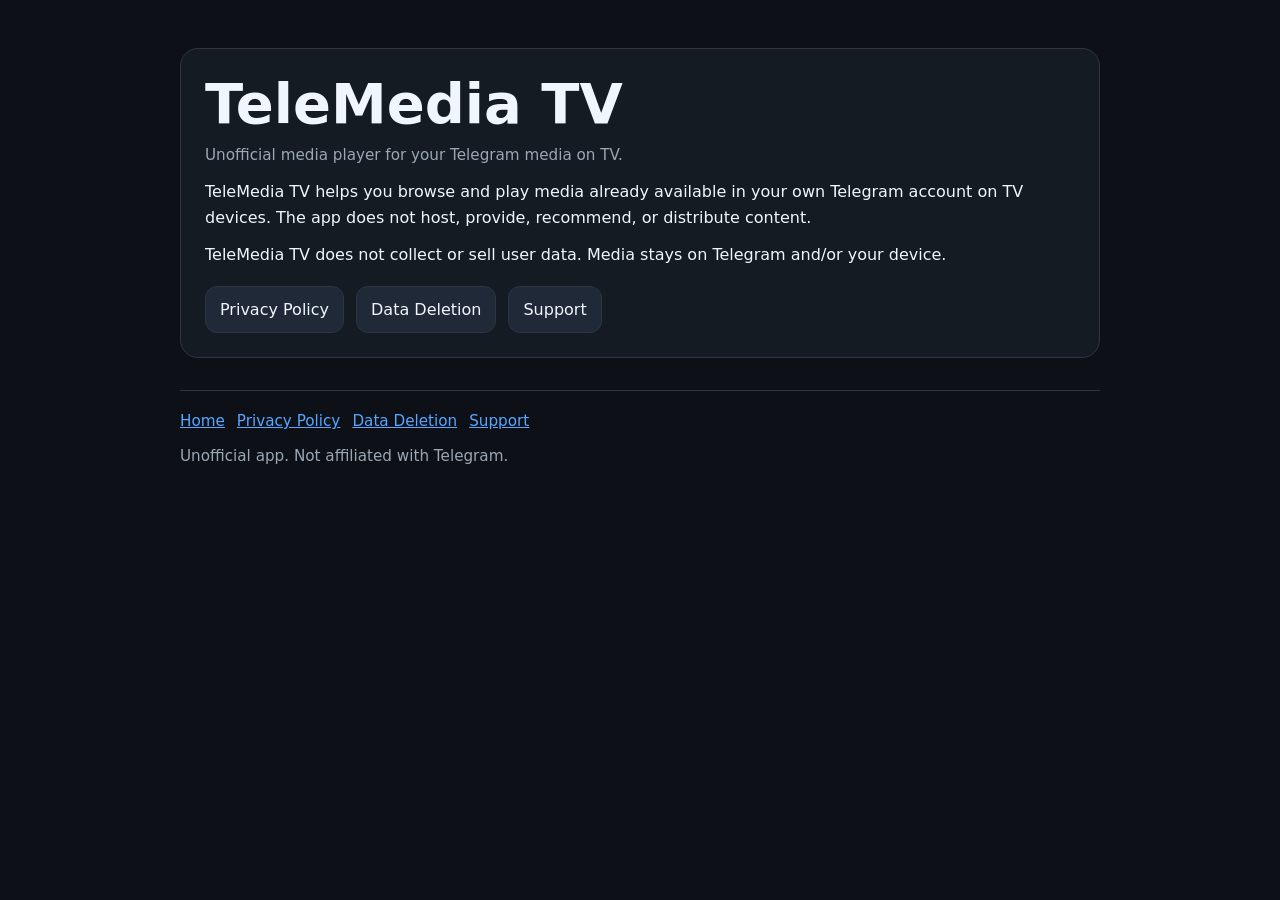
<file: index.html>
<!DOCTYPE html>
<html lang="en">
<head>
  <meta charset="UTF-8">
  <meta name="viewport" content="width=device-width, initial-scale=1.0">
  <title>TeleMedia TV</title>
  <link rel="stylesheet" href="styles.css">
</head>
<body>
  <main class="container">
    <section class="hero">
      <h1>TeleMedia TV</h1>
      <p class="muted">Unofficial media player for your Telegram media on TV.</p>
      <p>
        TeleMedia TV helps you browse and play media already available in your own Telegram account on TV devices.
        The app does not host, provide, recommend, or distribute content.
      </p>
      <p>
        TeleMedia TV does not collect or sell user data. Media stays on Telegram and/or your device.
      </p>
      <div class="links">
        <a class="button" href="privacy.html">Privacy Policy</a>
        <a class="button" href="data-deletion.html">Data Deletion</a>
        <a class="button" href="support.html">Support</a>
      </div>
    </section>
    <footer>
      <nav>
        <a href="index.html">Home</a>
        <a href="privacy.html">Privacy Policy</a>
        <a href="data-deletion.html">Data Deletion</a>
        <a href="support.html">Support</a>
      </nav>
      <p>Unofficial app. Not affiliated with Telegram.</p>
    </footer>
  </main>
</body>
</html>
</file>
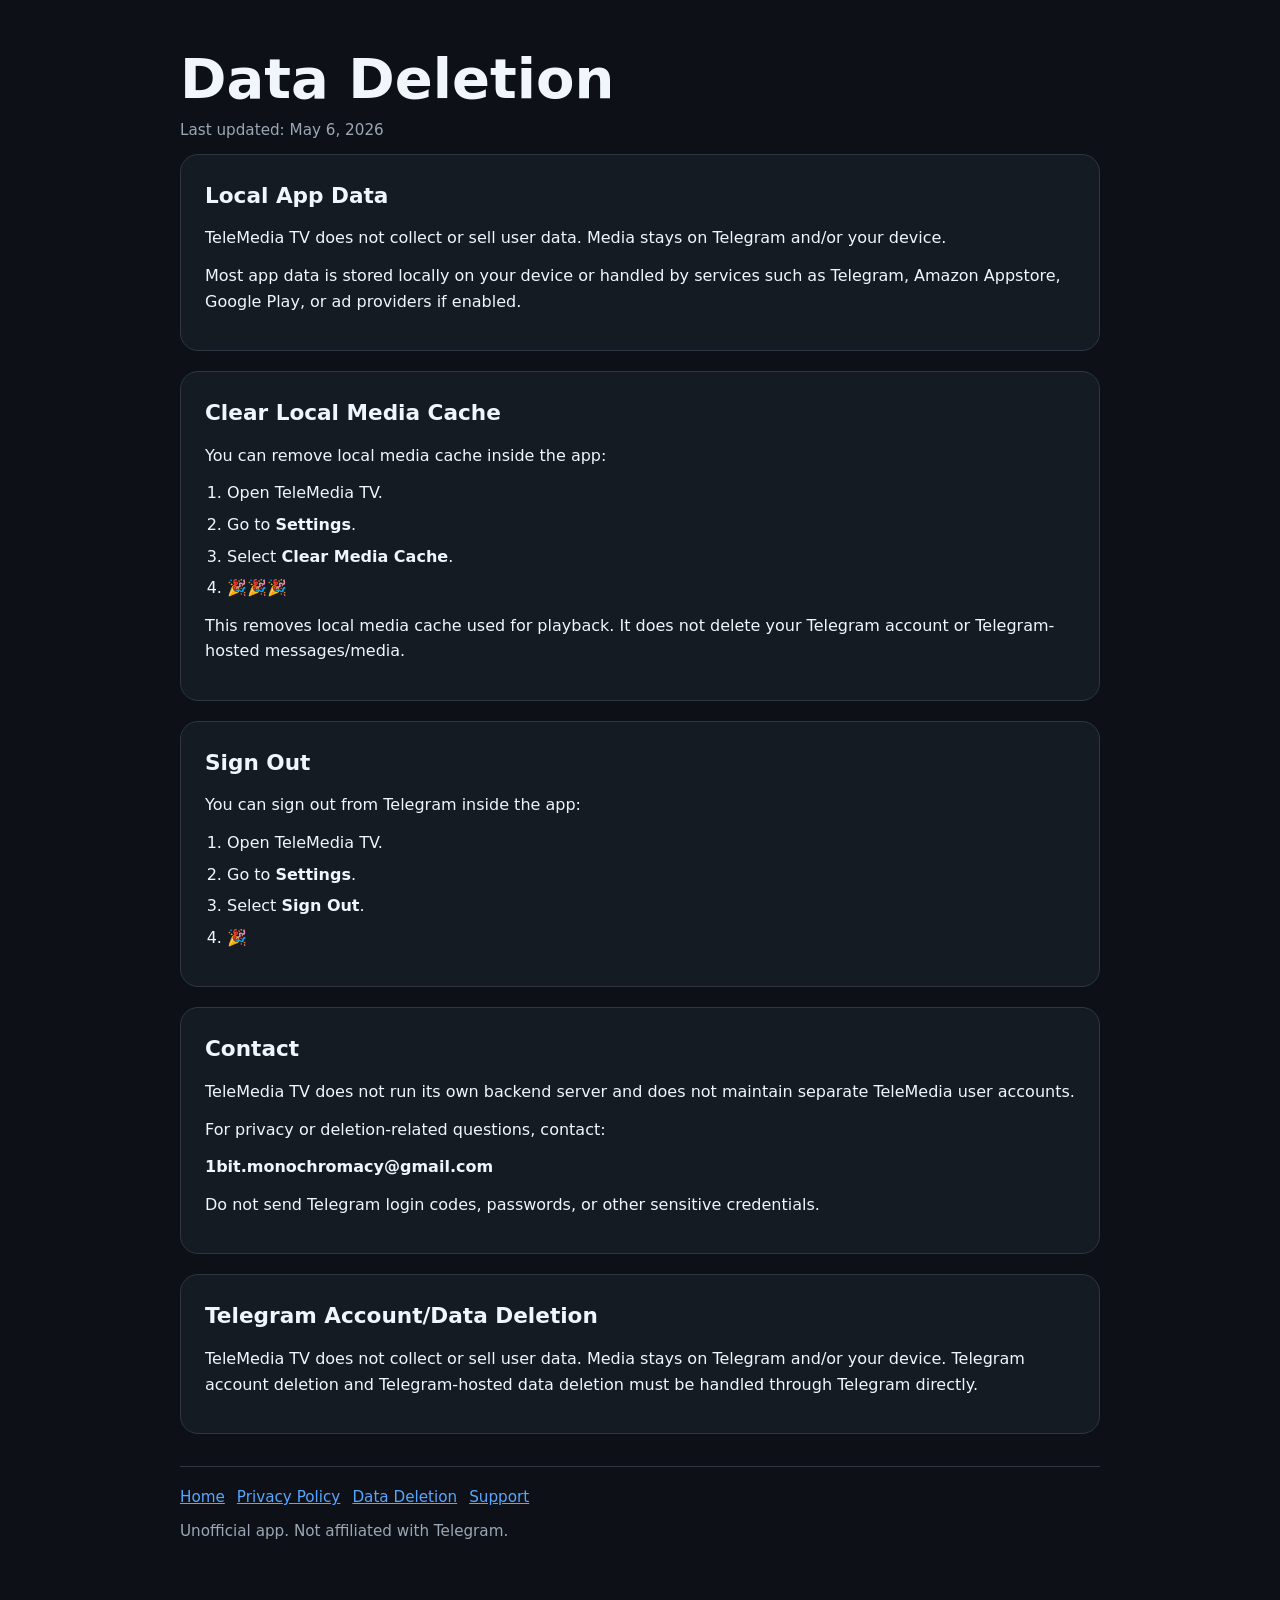
<file: data-deletion.html>
<!DOCTYPE html>
<html lang="en">
<head>
  <meta charset="UTF-8">
  <meta name="viewport" content="width=device-width, initial-scale=1.0">
  <title>Data Deletion — TeleMedia TV</title>
  <link rel="stylesheet" href="styles.css">
</head>
<body>
  <main class="container">
    <h1>Data Deletion</h1>
    <p class="last-updated">Last updated: May 6, 2026</p>

    <section>
      <h2>Local App Data</h2>
      <p>
        TeleMedia TV does not collect or sell user data. Media stays on Telegram and/or your device.
        <p>Most app data is stored locally on your device or handled by services such as Telegram, Amazon Appstore, Google Play, or ad providers if enabled.<p>
      </p>
    </section>

    <section>
      <h2>Clear Local Media Cache</h2>
      <p>You can remove local media cache inside the app:</p>
      <ol>
        <li>Open TeleMedia TV.</li>
        <li>Go to <strong>Settings</strong>.</li>
        <li>Select <strong>Clear Media Cache</strong>.</li>
        <li>🎉🎉🎉</li>
      </ol>
      <p>This removes local media cache used for playback. It does not delete your Telegram account or Telegram-hosted messages/media.</p>
    </section>

    <section>
      <h2>Sign Out</h2>
      <p>You can sign out from Telegram inside the app:</p>
      <ol>
        <li>Open TeleMedia TV.</li>
        <li>Go to <strong>Settings</strong>.</li>
        <li>Select <strong>Sign Out</strong>.</li>
        <li>🎉</li>
      </ol>
    </section>

    <section>
      <h2>Contact</h2>
      <p>
        TeleMedia TV does not run its own backend server and does not maintain separate TeleMedia user accounts.
      </p>
      <p>For privacy or deletion-related questions, contact:</p>
      <p><strong>1bit.monochromacy@gmail.com</strong></p>
      <p>Do not send Telegram login codes, passwords, or other sensitive credentials.</p>
    </section>

    <section>
      <h2>Telegram Account/Data Deletion</h2>
      <p>
        TeleMedia TV does not collect or sell user data. Media stays on Telegram and/or your device.
        Telegram account deletion and Telegram-hosted data deletion must be handled through Telegram directly.
      </p>
    </section>

    <footer>
      <nav>
        <a href="index.html">Home</a>
        <a href="privacy.html">Privacy Policy</a>
        <a href="data-deletion.html">Data Deletion</a>
        <a href="support.html">Support</a>
      </nav>
      <p>Unofficial app. Not affiliated with Telegram.</p>
    </footer>
  </main>
</body>
</html>
</file>
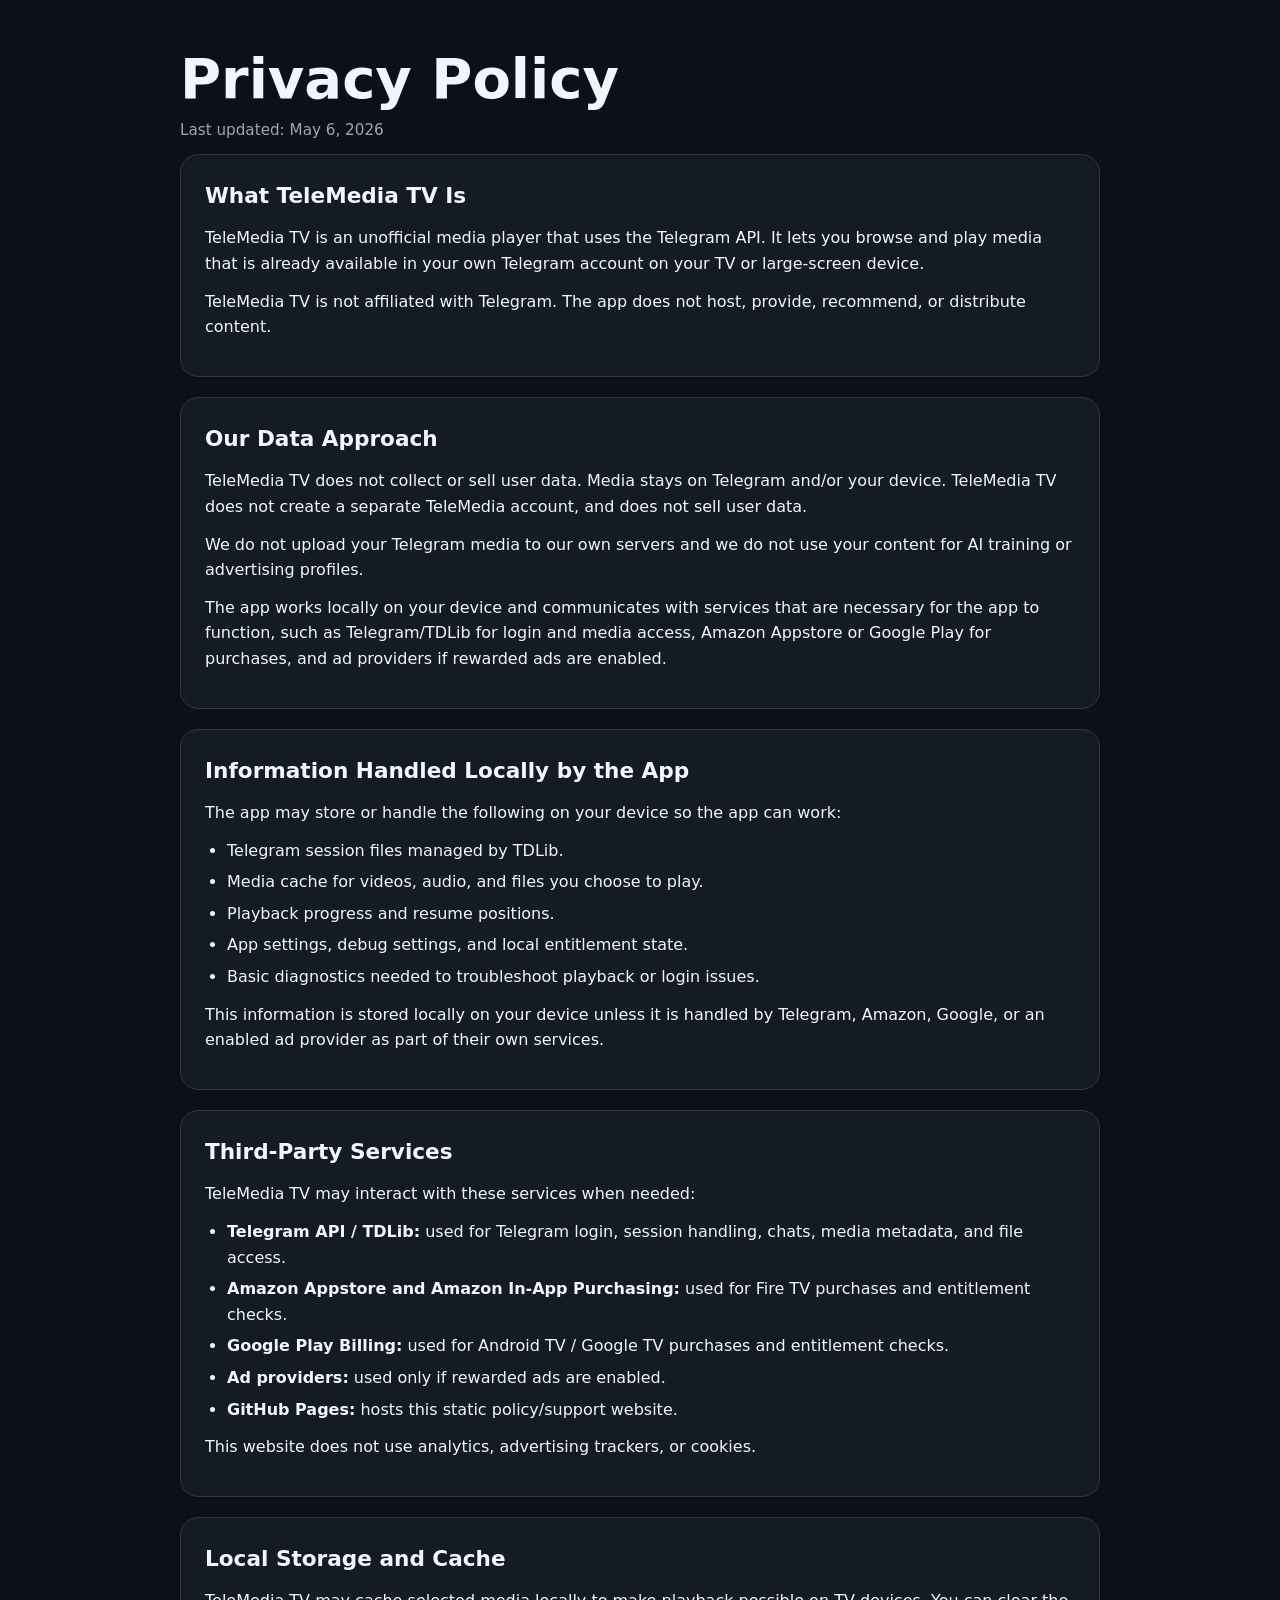
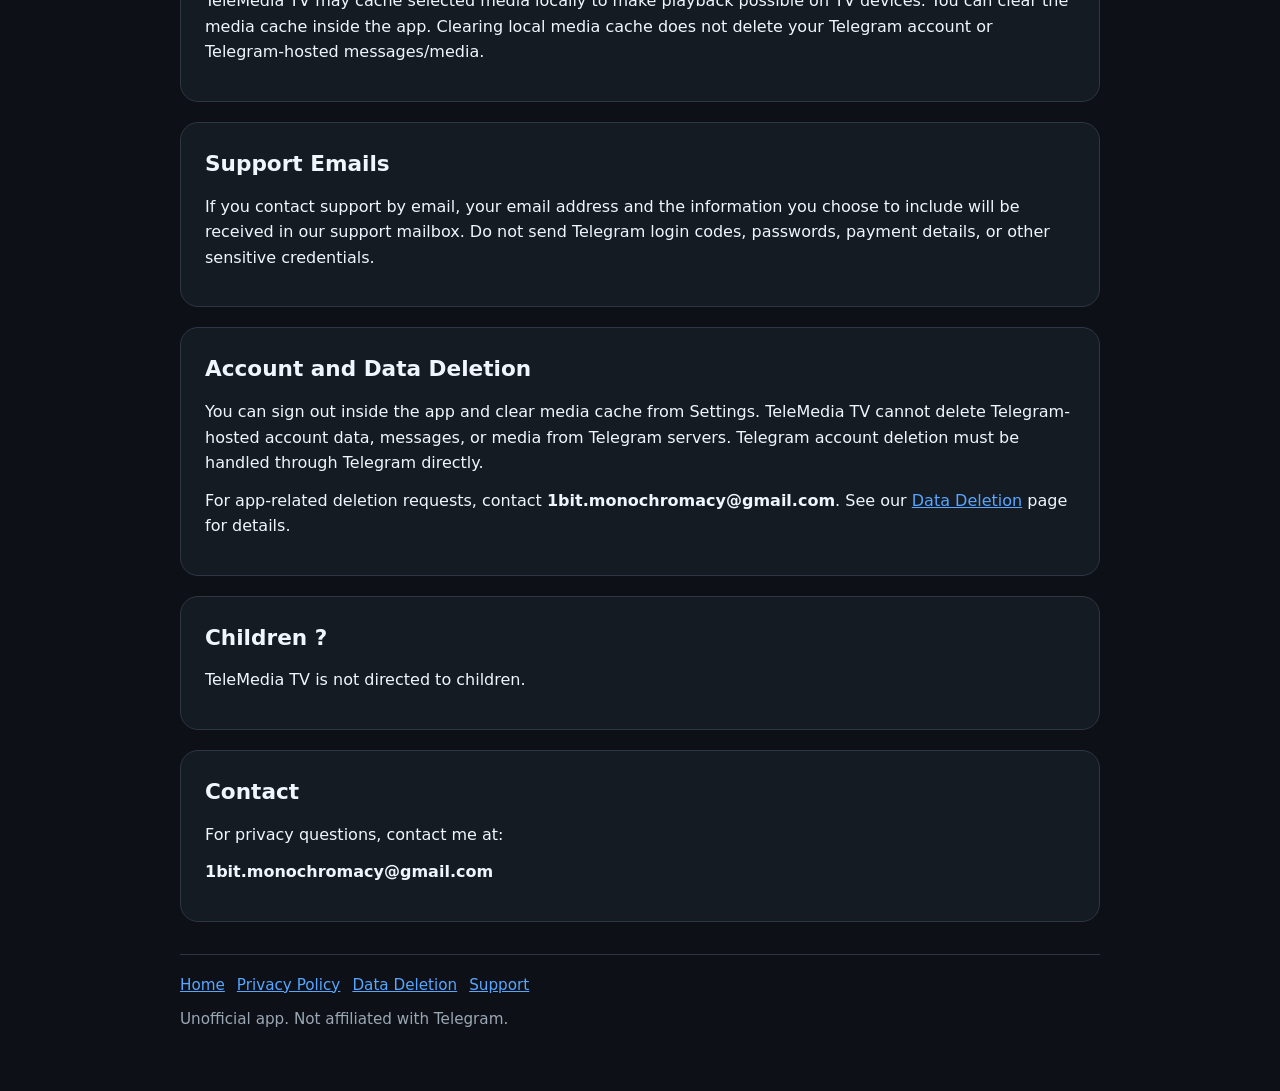
<file: privacy.html>
<!DOCTYPE html>
<html lang="en">
<head>
  <meta charset="UTF-8">
  <meta name="viewport" content="width=device-width, initial-scale=1.0">
  <title>Privacy Policy — TeleMedia TV</title>
  <link rel="stylesheet" href="styles.css">
</head>
<body>
  <main class="container">
    <h1>Privacy Policy</h1>
    <p class="last-updated">Last updated: May 6, 2026</p>

    <section>
      <h2>What TeleMedia TV Is</h2>
      <p>
        TeleMedia TV is an unofficial media player that uses the Telegram API.
        It lets you browse and play media that is already available in your own Telegram account on your TV or large-screen device.
      </p>
      <p>
        TeleMedia TV is not affiliated with Telegram. The app does not host, provide, recommend, or distribute content.
      </p>
    </section>

    <section>
      <h2>Our Data Approach</h2>
      <p>
        TeleMedia TV does not collect or sell user data. Media stays on Telegram and/or your device.
        TeleMedia TV does not create a separate TeleMedia account, and does not sell user data.
      <p>
        We do not upload your Telegram media to our own servers and we do not use your content for AI training or advertising profiles.
      <p>
      </p>
      <p>
        The app works locally on your device and communicates with services that are necessary for the app to function, such as Telegram/TDLib for login and media access, Amazon Appstore or Google Play for purchases, and ad providers if rewarded ads are enabled.
      </p>
    </section>

    <section>
      <h2>Information Handled Locally by the App</h2>
      <p>The app may store or handle the following on your device so the app can work:</p>
      <ul>
        <li>Telegram session files managed by TDLib.</li>
        <li>Media cache for videos, audio, and files you choose to play.</li>
        <li>Playback progress and resume positions.</li>
        <li>App settings, debug settings, and local entitlement state.</li>
        <li>Basic diagnostics needed to troubleshoot playback or login issues.</li>
      </ul>
      <p>
        This information is stored locally on your device unless it is handled by Telegram, Amazon, Google, or an enabled ad provider as part of their own services.
      </p>
    </section>

    <section>
      <h2>Third-Party Services</h2>
      <p>TeleMedia TV may interact with these services when needed:</p>
      <ul>
        <li><strong>Telegram API / TDLib:</strong> used for Telegram login, session handling, chats, media metadata, and file access.</li>
        <li><strong>Amazon Appstore and Amazon In-App Purchasing:</strong> used for Fire TV purchases and entitlement checks.</li>
        <li><strong>Google Play Billing:</strong> used for Android TV / Google TV purchases and entitlement checks.</li>
        <li><strong>Ad providers:</strong> used only if rewarded ads are enabled.</li>
        <li><strong>GitHub Pages:</strong> hosts this static policy/support website.</li>
      </ul>
      <p>
        This website does not use analytics, advertising trackers, or cookies.
      </p>
    </section>

    <section>
      <h2>Local Storage and Cache</h2>
      <p>
        TeleMedia TV may cache selected media locally to make playback possible on TV devices.
        You can clear the media cache inside the app. Clearing local media cache does not delete your Telegram account or Telegram-hosted messages/media.
      </p>
    </section>

    <section>
      <h2>Support Emails</h2>
      <p>
        If you contact support by email, your email address and the information you choose to include will be received in our support mailbox.
        Do not send Telegram login codes, passwords, payment details, or other sensitive credentials.
      </p>
    </section>

    <section>
      <h2>Account and Data Deletion</h2>
      <p>
        You can sign out inside the app and clear media cache from Settings.
        TeleMedia TV cannot delete Telegram-hosted account data, messages, or media from Telegram servers.
        Telegram account deletion must be handled through Telegram directly.
      </p>
      <p>
        For app-related deletion requests, contact <strong>1bit.monochromacy@gmail.com</strong>.
        See our <a href="data-deletion.html">Data Deletion</a> page for details.
      </p>
    </section>

    <section>
      <h2>Children ?</h2>
      <p>TeleMedia TV is not directed to children.</p>
    </section>

    <section>
      <h2>Contact</h2>
      <p>For privacy questions, contact me at:</p>
      <p><strong>1bit.monochromacy@gmail.com</strong></p>
    </section>

    <footer>
      <nav>
        <a href="index.html">Home</a>
        <a href="privacy.html">Privacy Policy</a>
        <a href="data-deletion.html">Data Deletion</a>
        <a href="support.html">Support</a>
      </nav>
      <p>Unofficial app. Not affiliated with Telegram.</p>
    </footer>
  </main>
</body>
</html>
</file>
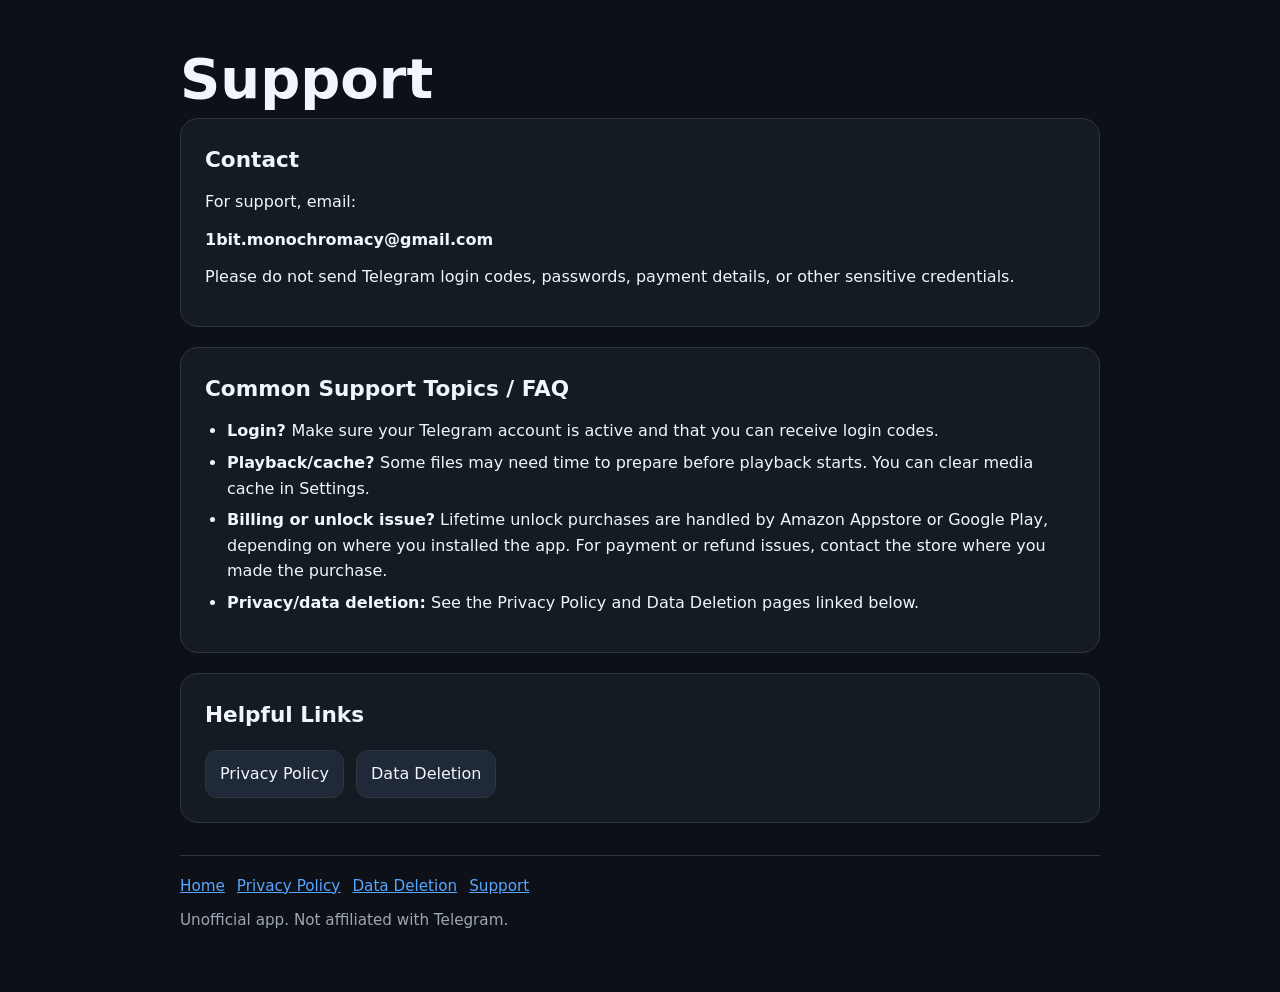
<file: support.html>
<!DOCTYPE html>
<html lang="en">
<head>
  <meta charset="UTF-8">
  <meta name="viewport" content="width=device-width, initial-scale=1.0">
  <title>Support — TeleMedia TV</title>
  <link rel="stylesheet" href="styles.css">
</head>
<body>
  <main class="container">
    <h1>Support</h1>

    <section>
      <h2>Contact</h2>
      <p>For support, email:</p>
      <p><strong>1bit.monochromacy@gmail.com</strong></p>
      <p>Please do not send Telegram login codes, passwords, payment details, or other sensitive credentials.</p>
    </section>

    <section>
      <h2>Common Support Topics / FAQ</h2>
      <ul>
        <li><strong>Login? </strong> Make sure your Telegram account is active and that you can receive login codes.</li>
        <li><strong>Playback/cache? </strong> Some files may need time to prepare before playback starts. You can clear media cache in Settings.</li>
        <li><strong>Billing or unlock issue?</strong> Lifetime unlock purchases are handled by Amazon Appstore or Google Play, depending on where you installed the app. For payment or refund issues, contact the store where you made the purchase.</li>
        <li><strong>Privacy/data deletion:</strong> See the Privacy Policy and Data Deletion pages linked below.</li>
      </ul>
    </section>

    <section>
      <h2>Helpful Links</h2>
      <div class="links">
        <a class="button" href="privacy.html">Privacy Policy</a>
        <a class="button" href="data-deletion.html">Data Deletion</a>
      </div>
    </section>

    <footer>
      <nav>
        <a href="index.html">Home</a>
        <a href="privacy.html">Privacy Policy</a>
        <a href="data-deletion.html">Data Deletion</a>
        <a href="support.html">Support</a>
      </nav>
      <p>Unofficial app. Not affiliated with Telegram.</p>
    </footer>
  </main>
</body>
</html>
</file>
<file: styles.css>
:root {
  color-scheme: dark;
  --bg: #0d1117;
  --panel: #151b23;
  --text: #f0f6fc;
  --muted: #9ba7b4;
  --line: #2d3642;
  --accent: #58a6ff;
}

* { box-sizing: border-box; }

body {
  margin: 0;
  font-family: system-ui, -apple-system, BlinkMacSystemFont, "Segoe UI", sans-serif;
  background: var(--bg);
  color: var(--text);
  line-height: 1.6;
}

.container {
  width: min(920px, calc(100% - 32px));
  margin: 0 auto;
  padding: 48px 0;
}

.hero, section {
  background: var(--panel);
  border: 1px solid var(--line);
  border-radius: 18px;
  padding: 24px;
  margin-bottom: 20px;
}

h1 {
  margin: 0 0 8px;
  font-size: clamp(2rem, 5vw, 3.5rem);
  line-height: 1.1;
}

h2 {
  margin: 0 0 12px;
  font-size: 1.35rem;
}

p { margin: 0 0 12px; }
ul, ol { margin: 0 0 12px; padding-left: 22px; }
li { margin: 6px 0; }

.last-updated, .muted {
  color: var(--muted);
  font-size: 0.95rem;
}

.links {
  display: flex;
  flex-wrap: wrap;
  gap: 12px;
  margin-top: 18px;
}

a {
  color: var(--accent);
}

.button {
  display: inline-block;
  padding: 10px 14px;
  border: 1px solid var(--line);
  border-radius: 12px;
  background: #1f2937;
  color: var(--text);
  text-decoration: none;
}

.button:hover, .button:focus {
  border-color: var(--accent);
  outline: none;
}

footer {
  margin-top: 32px;
  padding-top: 18px;
  border-top: 1px solid var(--line);
  color: var(--muted);
  font-size: 0.95rem;
}

footer nav {
  display: flex;
  flex-wrap: wrap;
  gap: 12px;
  margin-bottom: 10px;
}

code {
  background: #111827;
  border: 1px solid var(--line);
  border-radius: 8px;
  padding: 2px 6px;
}
</file>
